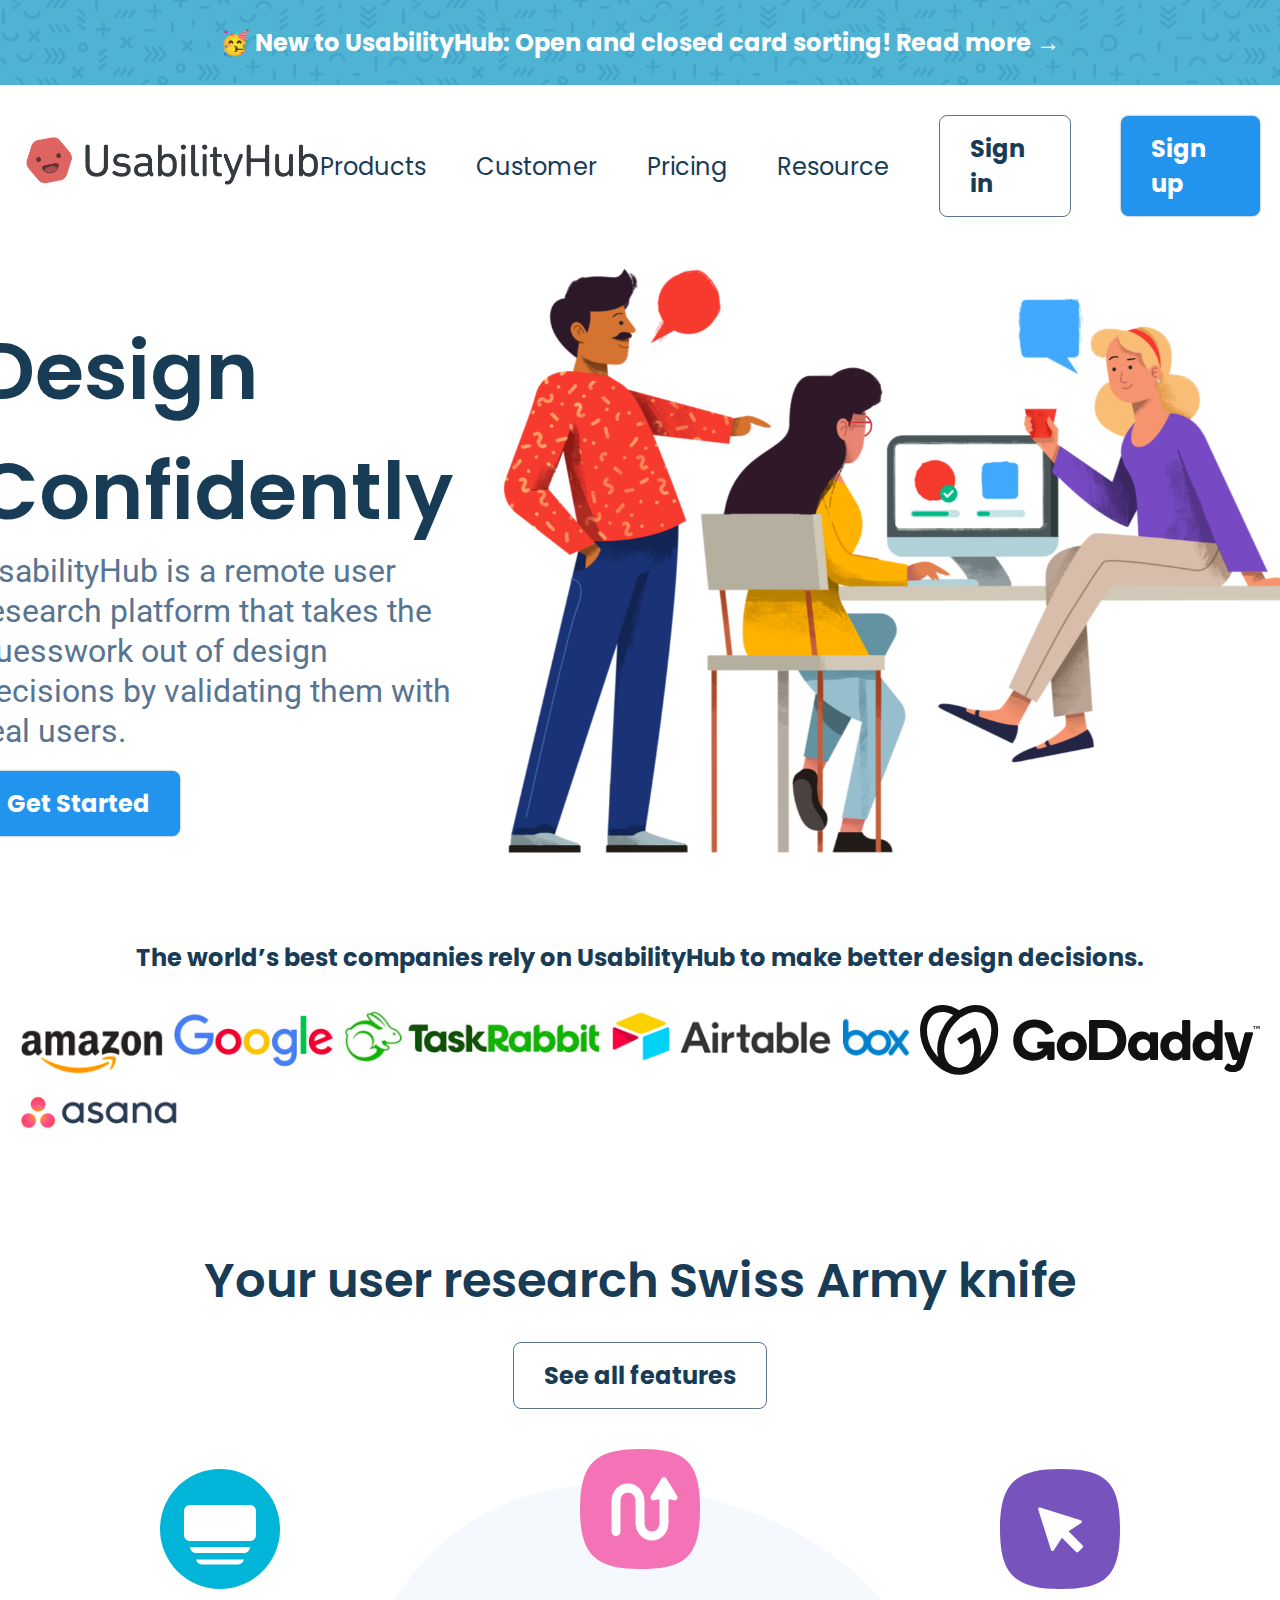
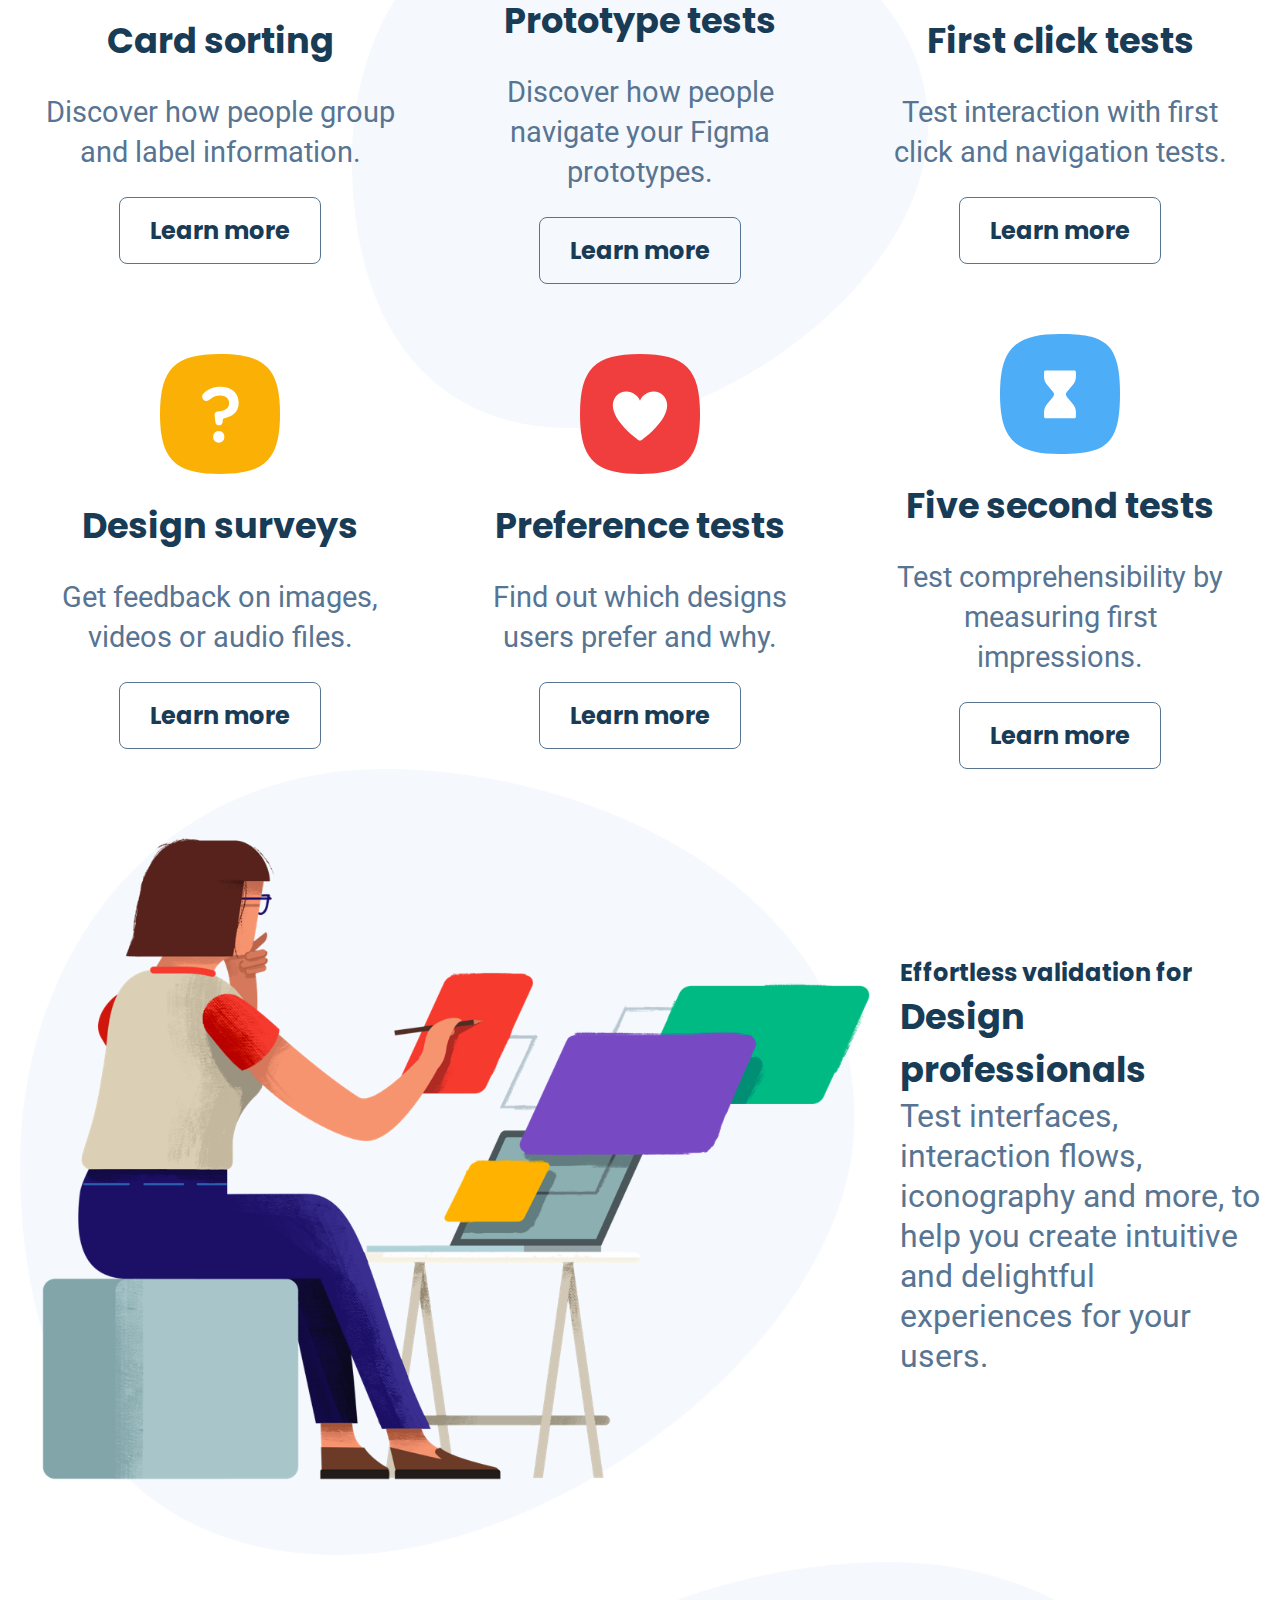
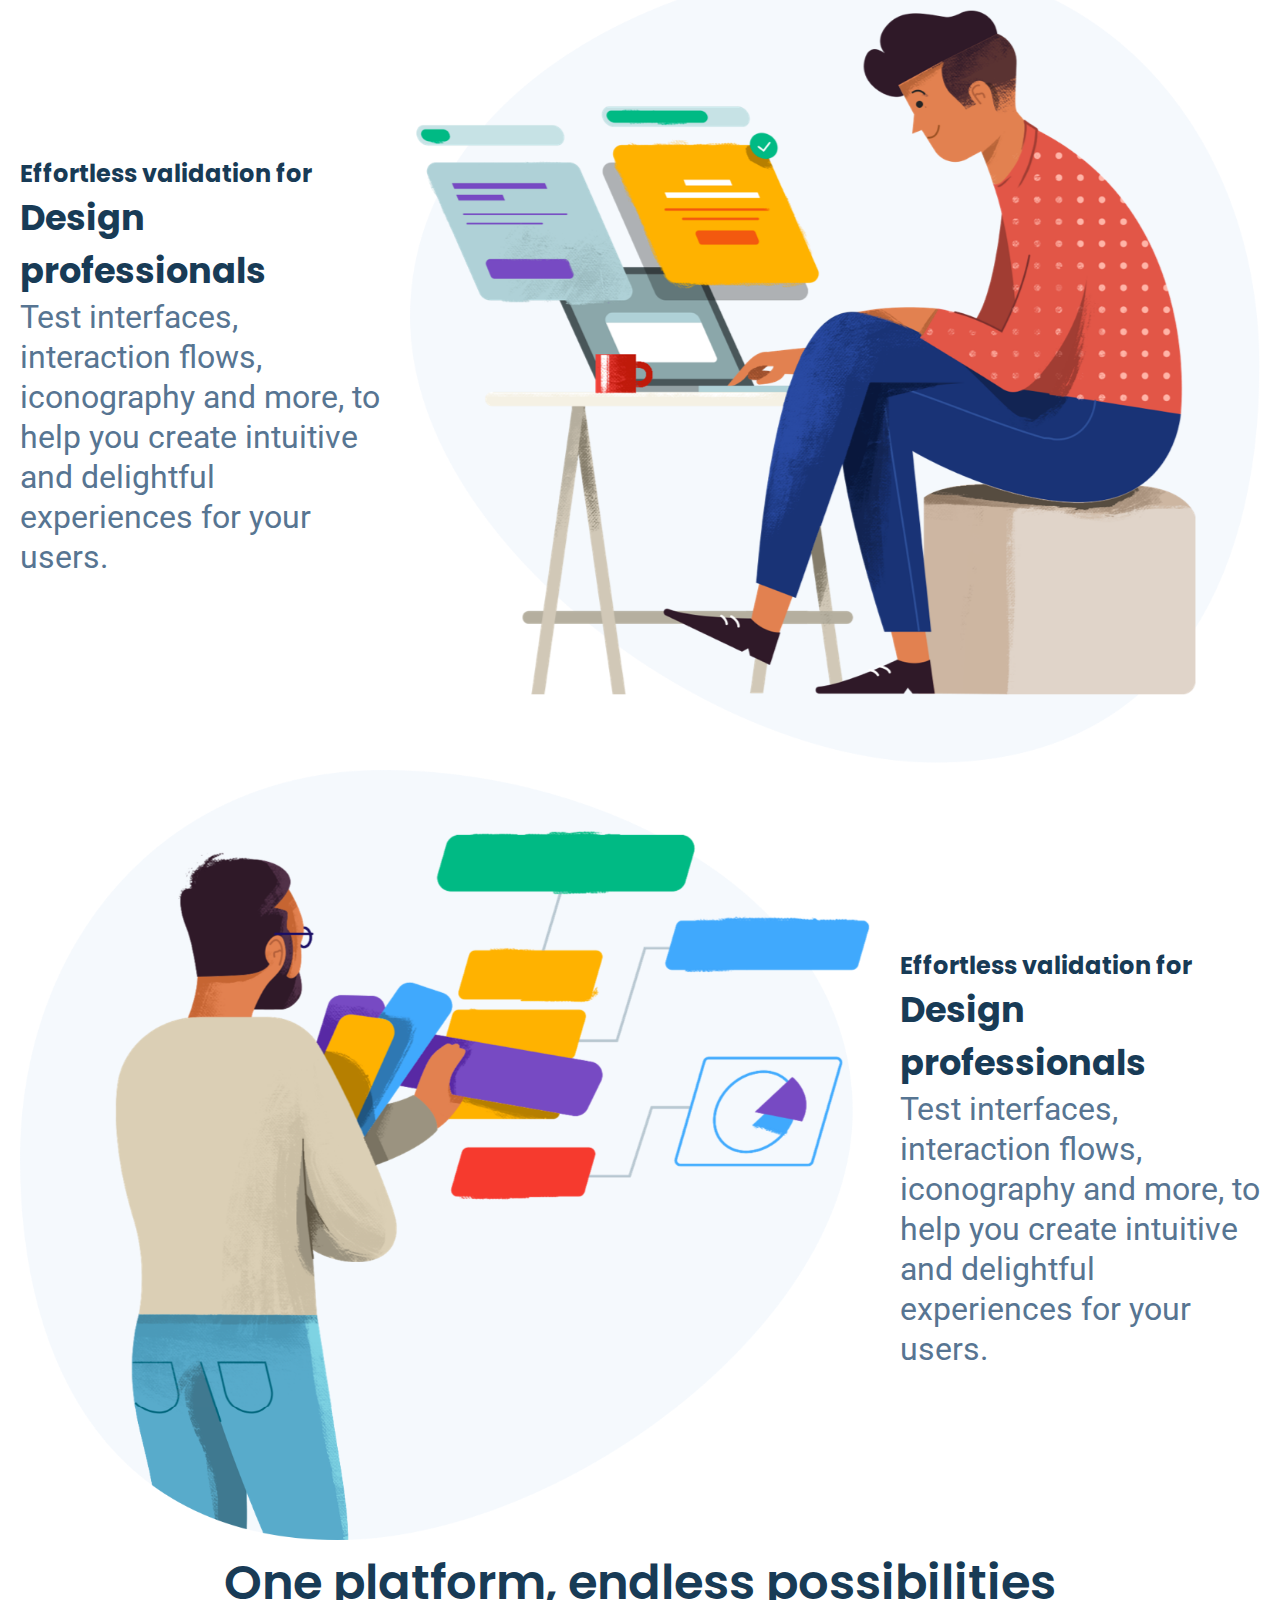
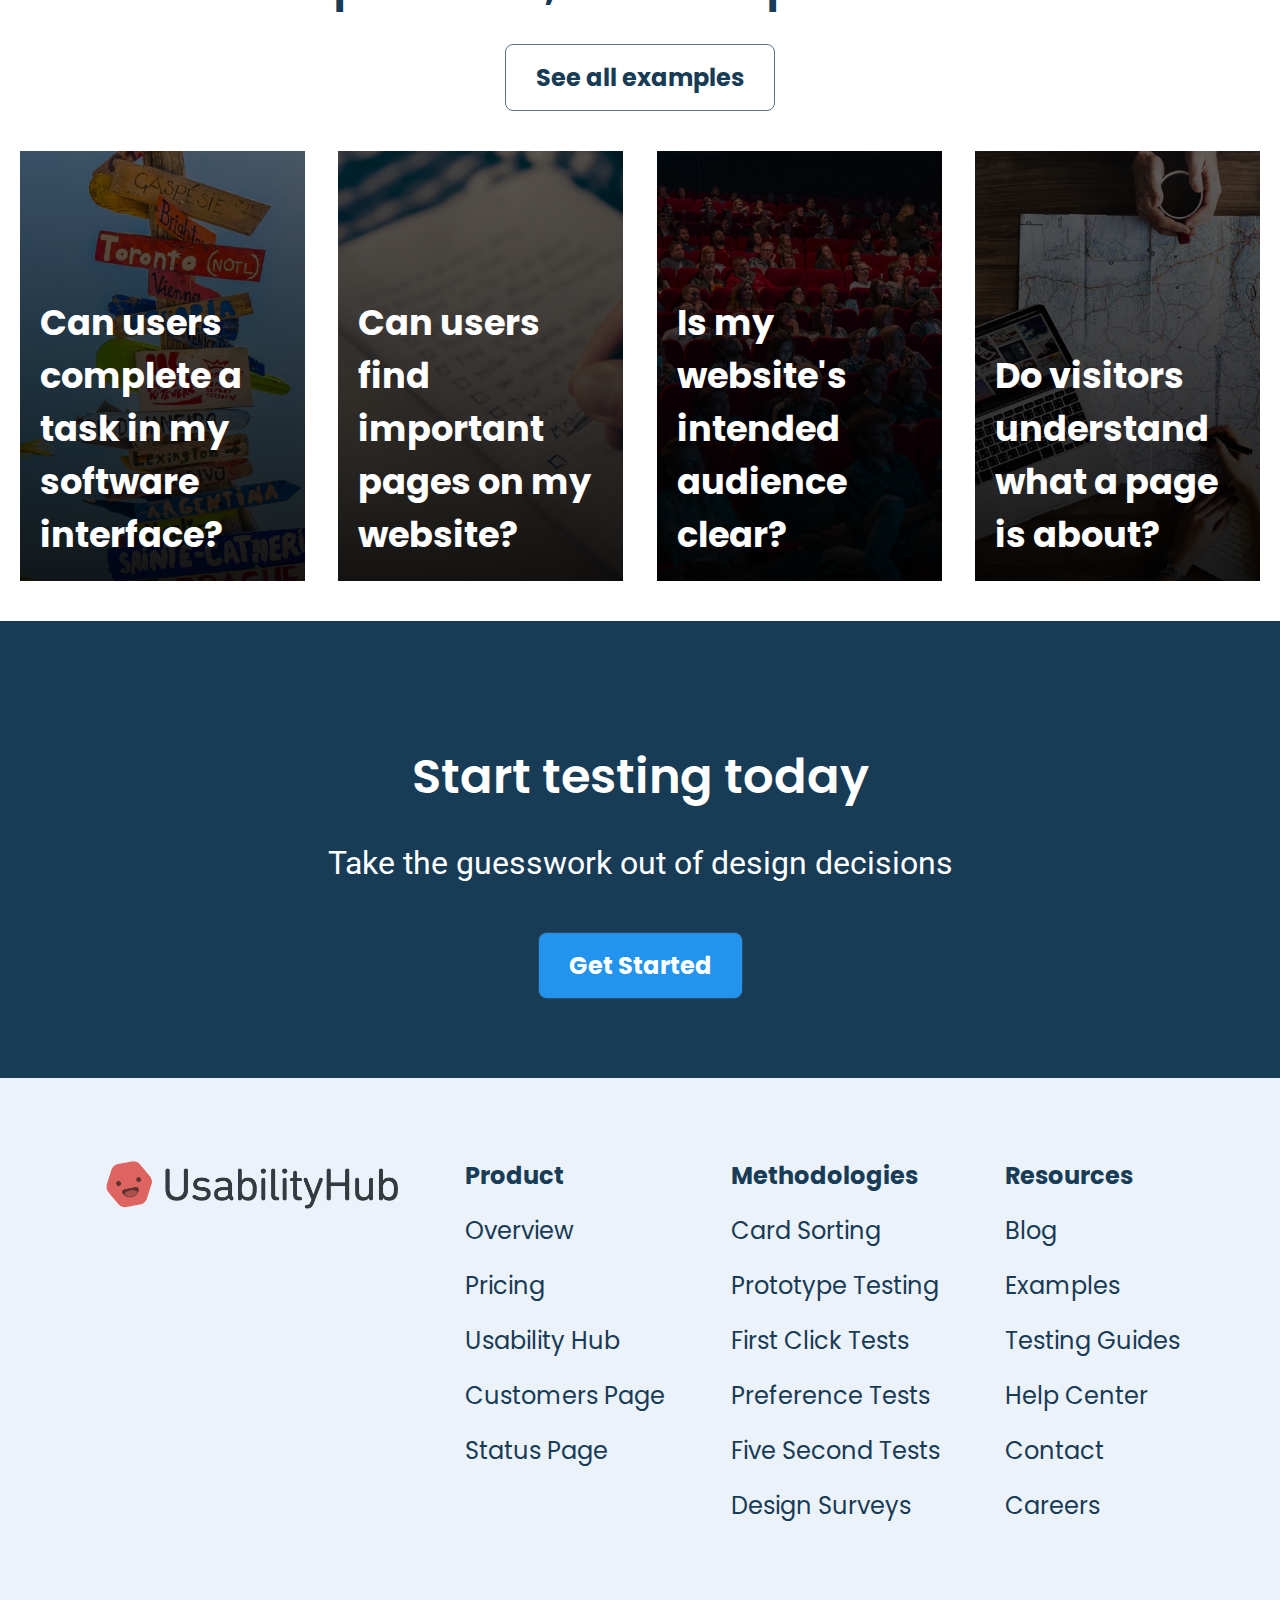
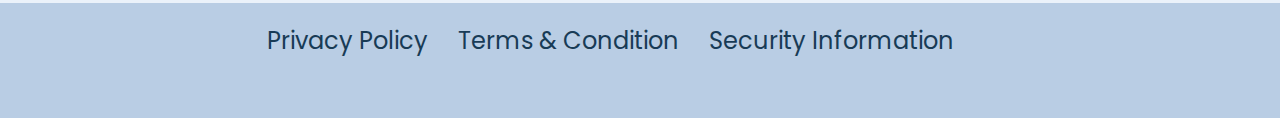
<file: project2/index.html>
<!DOCTYPE html>
<html lang="en">
<head>
    <meta charset="UTF-8">
    <meta name="viewport" content="width=device-width, initial-scale=1.0">
    <link rel="stylesheet" href="style.css">
    <link rel="stylesheet" href="https://cdnjs.cloudflare.com/ajax/libs/font-awesome/6.5.2/css/all.min.css" integrity="sha512-SnH5WK+bZxgPHs44uWIX+LLJAJ9/2PkPKZ5QiAj6Ta86w+fsb2TkcmfRyVX3pBnMFcV7oQPJkl9QevSCWr3W6A==" crossorigin="anonymous" referrerpolicy="no-referrer" />
    
    <title>Project 2</title>
</head>
<body>

        <!--Top banner-->

   <div class="top-banner">
        <div class="container">
            <div class="small-bold-text banner-text">🥳 New to UsabilityHub: Open and closed card sorting! Read more →</div>
        </div>
   </div>


        <!--nav bar-->
   <nav>
     <div class="container main-nav flex" >
          <a href="#" class="company-logo">
               <img src="assets/asset 0.png" alt="company logo">
          </a>

          <div class="nav-links ">
               <ul class="flex">
                    <li><a href="#" class="hover-link">Products</a></li>
                    <li><a href="#" class="hover-link">Customer</a></li>
                    <li><a href="#" class="hover-link">Pricing</a></li>
                    <li><a href="#" class="hover-link">Resource</a></li>
                    <li><a href="#" class="hover-link secondary-button">Sign in</a></li>
                    <li><a href="#" class="hover-link primary-button">Sign up</a></li>
               </ul>
          </div>

     </div>
   </nav>

          <!--header-->
   <header>
     <div class="container header-section flex">
          <div class="left">
               <h1>Design Confidently</h1>
               <p>UsabilityHub is a remote user research platform that takes the guesswork out of design decisions by validating them with real users.</p>
               <a href="#" class="get-started primary-button">Get Started</a>
          </div>
          <div class="right">
               <img src="./asset1/asset 2.png" alt="hero image">
          </div>
     </div>
   </header>


   <!--company section-->
   <section class="companies-sections">
          <div class="container">
               <div class="small-bold-text companies-header">The world’s best companies rely on UsabilityHub to make better design decisions.</div>
               <div class="logos flex">
                    <img class="logo" src="./asset1/asset 3.png" alt="">
                    <img class="logo" src="./asset1/asset 4.png" alt="">
                    <img class="logo" src="./asset1/asset 5.png" alt="">
                    <img class="logo" src="./asset1/asset 6.png" alt="">
                    <img class="logo" src="./asset1/asset 7.png" alt="">
                    <img class="logo" src="./asset1/asset 8.svg" alt="">
                    <img class="logo" src="./asset1/asset 9.png" alt="">
               </div>
          </div>
   </section>

   <!--feature section-->
   <section class="features-section">
     <div class="container">
          <div class="features-header">
               <h2>Your user research Swiss Army knife</h2>
               <a href="#" class="secondary-button">See all features <i class="fa-solid fa-right-long"></i></a>
          </div>
          <div class="features-area flex">
               <div class="features-card flex">
                    <img src="./asset1/asset 11.svg" alt="">
                    <h3>Card sorting</h3>
                    <p>Discover how people group and label information.</p>
                    <a href="#" class="secondary-button">Learn more <i class="fa-solid fa-right-long"></i></a>
               </div>
               <div class="features-card flex">
                    <img src="./asset1/asset 13.svg" alt="">
                    <h3>Prototype tests</h3>
                    <p>Discover how people navigate your Figma prototypes.</p>
                    <a href="#" class="secondary-button">Learn more <i class="fa-solid fa-right-long"></i></a>
               </div>
               <div class="features-card flex">
                    <img src="./asset1/asset 14.svg" alt="">
                    <h3>First click tests</h3>
                    <p>Test interaction with first click and navigation tests.</p>
                    <a href="#" class="secondary-button">Learn more <i class="fa-solid fa-right-long"></i></a>
               </div>
               <div class="features-card flex">
                    <img src="./asset1/asset 15.svg" alt="">
                    <h3>Design surveys</h3>
                    <p>Get feedback on images, videos or audio files.</p>
                    <a href="#" class="secondary-button">Learn more <i class="fa-solid fa-right-long"></i></a>
               </div>
               <div class="features-card flex">
                    <img src="./asset1/asset 16.svg" alt="">
                    <h3>Preference tests</h3>
                    <p>Find out which designs users prefer and why.</p>
                    <a href="#" class="secondary-button">Learn more <i class="fa-solid fa-right-long"></i></a>
               </div>
               <div class="features-card flex">
                    <img src="./asset1/asset 17.svg" alt="">
                    <h3>Five second tests</h3>
                    <p>Test comprehensibility by measuring first impressions.</p>
                    <a href="#" class="secondary-button">Learn more <i class="fa-solid fa-right-long"></i></a>
               </div>
          </div>
     </div>
   </section>

   <section class="big-fetaures-sections">
     <div class="container flex big-feature-container " style="flex-direction: row-reverse;">
          <div class="feature-desc">
               <h4> Effortless validation for</h4>
               <h3>Design professionals</h3>
               <p>Test interfaces, interaction flows, iconography and more, to help you create intuitive and delightful experiences for your users.</p>
          </div>
          <div class="feature-image">
               <img src="./asset1/asset 18.png" alt="">
          </div>
     </div>
     </section>

     <section class="big-fetaures-sections">
     <div class="container flex big-feature-container"  style="flex-direction: row-reverse;">
          <div class="feature-image">
               <img src="./asset1/asset 21.png" alt="">
          </div>
          <div class="feature-desc">
               <h4> Effortless validation for</h4>
               <h3>Design professionals</h3>
               <p>Test interfaces, interaction flows, iconography and more, to help you create intuitive and delightful experiences for your users.</p>
          </div>
     </div>
     </section>

     <section class="big-fetaures-sections">
     <div class="container flex big-feature-container">
          <div class="feature-image">
               <img src="./asset1/asset 24.png" alt="">
          </div>
          <div class="feature-desc">
               <h4> Effortless validation for</h4>
               <h3>Design professionals</h3>
               <p>Test interfaces, interaction flows, iconography and more, to help you create intuitive and delightful experiences for your users.</p>
          </div>
     </div>
   </section>  
  

   <section class="examples-sections">
     <div class="container">
          <div class="features-header">
               <h2>One platform, endless possibilities</h2>
               <a href="#" class="secondary-button">See all examples <i class="fa-solid fa-right-long"></i></a>
          </div>
          <div class="example-area flex">
               <a href="#" class="example-card" style="background-size: cover;">
                    <h3 class="card-text">Can users complete a task in my software interface?</h3> 
               </a>
               <a href="#" class="example-card" style=" background: linear-gradient(rgb(0,0,0,0.6), rgb(0,0,0,0.9)), url(./asset1/asset\ 34.jpeg); background-size: cover;">
                    <h3 class="card-text">Can users find important pages on my website?</h3> 
               </a>
               <a href="#" class="example-card" style=" background: linear-gradient(rgb(0,0,0,0.6), rgb(0,0,0,0.9)), url(./asset1/asset\ 36.jpeg); background-size: cover;">
                    <h3 class="card-text">Is my website's intended audience clear?</h3> 
               </a>
               <a href="#" class="example-card" style=" background: linear-gradient(rgb(0,0,0,0.6), rgb(0,0,0,0.9)), url(./asset1/asset\ 37.jpeg); background-size: cover;">
                    <h3 class="card-text">Do visitors understand what a page is about?</h3> 
               </a>
          </div>
         
   </section>

   <!--cta section-->

   <section class="cta-sections">
     <div class="container flex cta-container">
          <h2 >Start testing today</h2>
          <p>Take the guesswork out of design decisions</p>
          <a href="#" class="get-started primary-button">Get Started</a>
          

     </div>
   </section>

   <!--footer section-->
   <footer>
     <div class="container flex footer-section">
          <a href="#" class="company-logo">
               <img src="assets/asset 0.png" alt="company logo">
          </a>
          <div class="link-column flex">
               <h4>Product</h4>
               <a href="#" class="hover-link">Overview</a> 
               <a href="#" class="hover-link">Pricing</a>
               <a href="#" class="hover-link">Usability Hub</a>
               <a href="#" class="hover-link">Customers Page</a>
               <a href="#" class="hover-link">Status Page</a>
          </div>
          <div class="link-column flex">
               <h4>Methodologies</h4>
               <a href="#" class="hover-link">Card Sorting</a> 
               <a href="#" class="hover-link">Prototype Testing</a>
               <a href="#" class="hover-link">First Click Tests</a>
               <a href="#" class="hover-link">Preference Tests</a>
               <a href="#" class="hover-link">Five Second Tests</a>
               <a href="#" class="hover-link">Design Surveys</a>
          </div>
          <div class="link-column flex">
               <h4>Resources</h4>
               <a href="#" class="hover-link">Blog</a> 
               <a href="#" class="hover-link">Examples</a>
               <a href="#" class="hover-link">Testing Guides</a>
               <a href="#" class="hover-link">Help Center</a>
               <a href="#" class="hover-link">Contact</a>
               <a href="#" class="hover-link">Careers</a>
          </div>
     </div>
   </footer>

   <!--sub-footer-->
   <div class="sub-footer">
   <div class="container flex sub-footer-container">
     <a href="#" class="hover-link">Privacy Policy</a>
     <a href="#" class="hover-link">Terms & Condition</a>
     <a href="#" class="hover-link">Security Information</a>
     <a href="#" class="hover-link"><i class="fa-brands fa-facebook"></i></a>
     <a href="#" class="hover-link"><i class="fa-brands fa-twitter"></i></a>
     
     
     </div>
   </div>
   
   <div class="sub-footer"></div>
</body>
</html>
</file>
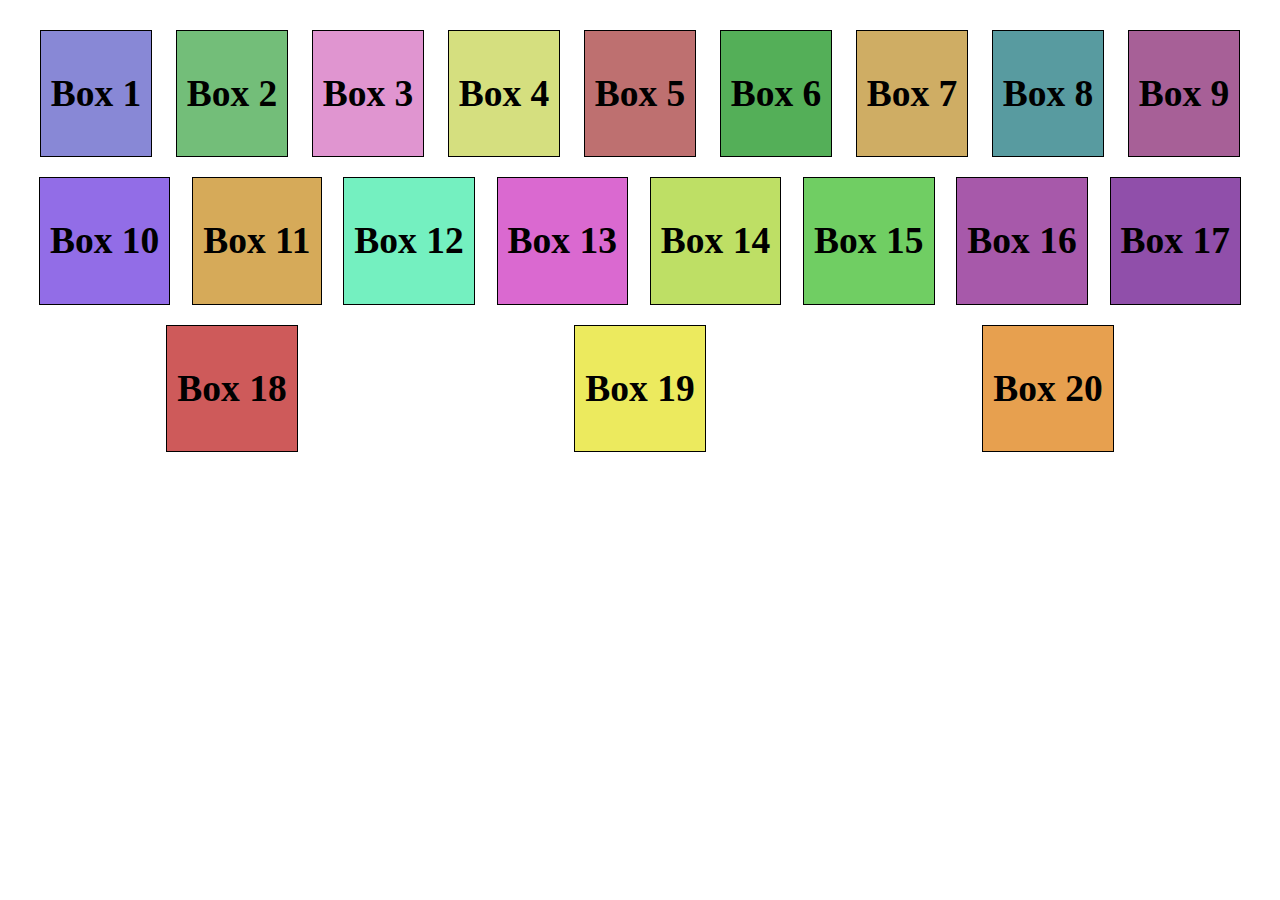
<file: project1/practice/index.html>
<!DOCTYPE html>
<html lang="en">
<head>
    <meta charset="UTF-8">
    <meta name="viewport" content="width=device-width, initial-scale=1.0">
    <link rel="stylesheet" href="style.css">
    <title>Document</title>
</head>
<body>
    <div class="container">
        <div id="b1">
            <h2>Box 1</h2>
            
           
        </div>
        <div id="b2">
            <h2>Box 2</h2>
           
        </div>
        <div id="b3">
            <h2>Box 3</h2>
        </div>
        <div id="b4">
            <h2>Box 4</h2>
    
        </div>
        <div id="b5">
            <h2>Box 5</h2>
            
        </div>
        
        <div id="b6">
            <h2>Box 6</h2>
            
        </div>
        <div id="b7">
            <h2>Box 7</h2>
            
        </div>
        <div id="b8">
            <h2>Box 8</h2>
            
        </div>
        <div id="b9">
            <h2>Box 9</h2>
            
        </div>
        <div id="b10">
            <h2>Box 10</h2>
            
        </div>
        <div id="b11">
            <h2>Box 11</h2>
            
        </div>
        <div id="b12">
            <h2>Box 12</h2>
            
        </div>
        <div id="b13">
            <h2>Box 13</h2>
            
        </div>
        <div id="b14">
            <h2>Box 14</h2>
            
        </div>
        <div id="b15">
            <h2>Box 15</h2>
            
        </div>
        <div id="b16">
            <h2>Box 16</h2>
            
        </div>
        <div id="b17">
            <h2>Box 17</h2>
            
        </div>
        <div id="b18">
            <h2>Box 18</h2>
            
        </div>
        <div id="b19">
            <h2>Box 19</h2>
            
        </div>
        <div id="b20">
            <h2>Box 20</h2>
            
        </div>
        
        
    </div>
</body>
</html>
</file>
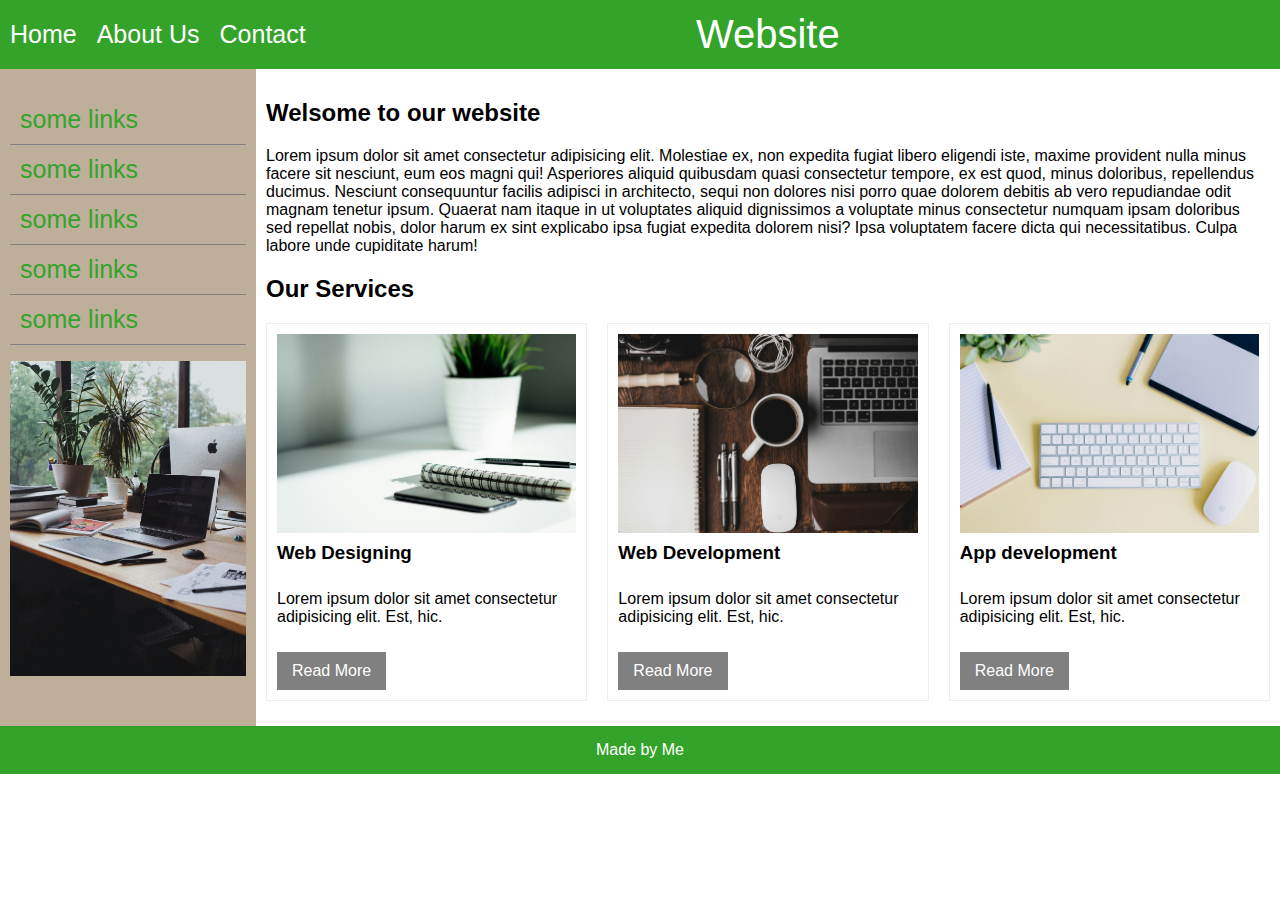
<file: project1/websites/index.html>
<!DOCTYPE html>
<html lang="en">
<head>
    <meta charset="UTF-8">
    <meta name="viewport" content="width=device-width, initial-scale=1.0">
    <link rel="stylesheet" href="style.css">
    <link rel="stylesheet" href="https://cdnjs.cloudflare.com/ajax/libs/font-awesome/6.5.1/css/all.min.css" integrity="sha512-DTOQO9RWCH3ppGqcWaEA1BIZOC6xxalwEsw9c2QQeAIftl+Vegovlnee1c9QX4TctnWMn13TZye+giMm8e2LwA==" crossorigin="anonymous" referrerpolicy="no-referrer" />
    <title>Project 1 </title>
</head>
<body>
<header>
    <nav id="menu">
        <ul>
            <li><a href="">Home</a></li>
            <li><a href="">About Us</a></li>
            <li><a href="">Contact</a></li>
        </ul>
    </nav>
    <div id="logo"><a href="">Website</a></div>
    <nav id="socials">
        <ul>
            <li><a href=""><i class="fa-brands fa-facebook"></i></a></li>
            <li><a href=""><i class="fa-brands fa-google"></i></a></li>
            <li><a href=""><i class="fa-brands fa-twitter"></i></a></li>
        </ul>
    </nav>
</header>
<div id="main">
    <aside class="">
        <ul>
            <li><a href="">some links</a></li>
            <li><a href="">some links</a></li>
            <li><a href="">some links</a></li>
            <li><a href="">some links</a></li>
            <li><a href="">some links</a></li>
        </ul>

        <img src="images\olena-bohovyk-dIMJWLx1YbE-unsplash.jpg" alt="">
    </aside>
    <article class="">
        <h2>Welsome to our website</h2>
        <p>Lorem ipsum dolor sit amet consectetur adipisicing elit. Molestiae ex, non expedita fugiat libero eligendi iste, maxime provident nulla minus facere sit nesciunt, eum eos magni qui! Asperiores aliquid quibusdam quasi consectetur tempore, ex est quod, minus doloribus, repellendus ducimus. Nesciunt consequuntur facilis adipisci in architecto, sequi non dolores nisi porro quae dolorem debitis ab vero repudiandae odit magnam tenetur ipsum. Quaerat nam itaque in ut voluptates aliquid dignissimos a voluptate minus consectetur numquam ipsam doloribus sed repellat nobis, dolor harum ex sint explicabo ipsa fugiat expedita dolorem nisi? Ipsa voluptatem facere dicta qui necessitatibus. Culpa labore unde cupiditate harum!</p>
        <h2>Our Services</h2>
        <div class="container">
            <div class="servicebox">
                <div class="image">
                    <img src="images\dose-media-bU6JyhSI6zo-unsplash.jpg" alt="" >
                </div>
                <div class="title">
                    <h3>Web Designing</h3>
                </div>
                <div class="description">
                    <p>Lorem ipsum dolor sit amet consectetur adipisicing elit. Est, hic.</p>
                </div>
                <div class="action">
                    <a href="">Read More</a>
                </div>
            </div>

            <div class="servicebox">
                <div class="image">
                    <img src="images\ian-dooley-DJ7bWa-Gwks-unsplash.jpg" alt="" >
                </div>
                <div class="title">
                    <h3>Web Development</h3>
                </div>
                <div class="description">
                    <p>Lorem ipsum dolor sit amet consectetur adipisicing elit. Est, hic.</p>
                </div>
                <div class="action">
                    <a href="">Read More</a>
                </div>
            </div>

            <div class="servicebox">
                <div class="image">
                    <img src="images\amy-hirschi-szrJ3wjzOMg-unsplash.jpg" alt="" >
                </div>
                <div class="title">
                    <h3>App development</h3>
                </div>
                <div class="description">
                    <p>Lorem ipsum dolor sit amet consectetur adipisicing elit. Est, hic.</p>
                </div>
                <div class="action">
                    <a href="">Read More</a>
                </div>
            </div>
        </div>

        
        
    </article>
   
</div>
<footer>
    Made by Me
</footer>

    
</body>
</html>
</file>
<file: project2/style.css>
@import url('https://fonts.googleapis.com/css2?family=Roboto:ital,wght@0,100;0,300;0,400;0,500;0,700;0,900;1,100;1,300;1,400;1,500;1,700;1,900&display=swap');
@import url('https://fonts.googleapis.com/css2?family=Poppins:ital,wght@0,100;0,200;0,300;0,400;0,500;0,600;0,700;0,800;0,900;1,100;1,200;1,300;1,400;1,500;1,600;1,700;1,800;1,900&family=Roboto:ital,wght@0,100;0,300;0,400;0,500;0,700;0,900;1,100;1,300;1,400;1,500;1,700;1,900&display=swap');


/*initials*/

*{
    box-sizing: border-box;
    padding: 0px;
    margin: 0px;
}

:root{
    --primary-text-color: #183b56;
    --secondary-text-color: #577592;
    --accent-color: #2294ed;
    --accent-color-dark: #1d69a3;
    --padding-inline-section: 20px;
}

body{
    font-family: 'Poppins', sans-serif;
    color: var(--primary-text-color);
}

h1{
    font-size: 5rem;
    font-weight: 600;
}

h2{
    font-size: 3rem;
    font-weight: 600;
}

h3{
    font-size: 2.2rem;
    font-weight: 650;
}

h4{
    font-size: 1.5rem;
}

p{
    font-family: 'Roboto', sans-serif;
    font-size: 2rem;
    color: var(--secondary-text-color);
    line-height: 2.5rem;
}

a{
    text-decoration: none;
    display: inline-block;
    font-size: 1.5rem;
}

ul{
    list-style: none;
}

/* utilities*/

.container{
    max-width: 1700px;
    margin-inline: auto;
    padding-inline: var(--padding-inline-section);
}

.flex{
    display: flex;
    align-items: center;
}

.hover-link{
    color: var(--primary-text-color);
    transition: 0.4s ease-out;
}

.hover-link:hover {
    color: var(--accent-color);
}

.primary-button{
    background-color: var(--accent-color);
    border-radius: 8px;
    font-weight: 700;
    color: white !important;
    padding: 15px 30px;
    box-shadow: 0 0 2px var(--secondary-text-color);
    transition: 0.2s ease-out;
}

.primary-button:hover {
    background-color: var(--accent-color-dark) ;
}

.secondary-button{
    border: 0.5px solid var(--secondary-text-color);
    border-radius: 8px;
    font-weight: 700;
    color: var(--primary-text-color) !important;
    padding: 15px 30px;
    transition: 0.2s ease-out;
}

.secondary-button:hover {
    border-color: var(--accent-color);
    color: var(--accent-color) !important;
}

/*top-banner*/

.top-banner{
    background-color: #4fb3d4;
    background-image: url('./asset1/asset\ 30.png');
    background-size: 400px;

}

.small-bold-text{
    font-size: 1.5rem;
    font-weight: 700;
}

.banner-text{
    color: white;
    text-align: center;
    padding: 25px 30px;

}

/*nav bar*/

.main-nav{
    margin-top: 30px;
    justify-content: space-between;
}

.company-logo img{
    width: 300px;
}

.nav-links{
   flex-basis: auto;
}
.nav-links ul{
    justify-content: end;
    gap: 50px;
}

/*header*/

header{
    padding: 50px var(--padding-inline-section);
}

.header-section{
    justify-content: center;
    gap: 50px;
}

.left{
    max-width: 40vp;
}

.left h1{
    margin-top: 20px;
}

.right img{
    width: 800px;
}

.get-started{
    margin-top: 20px;
    
}

/*companies section*/

.companies-header{
    text-align: center;
    margin-block: 30px;
    color: var(--primary-text-color);
}

.logos{
    justify-content: space-between;
    flex-wrap: wrap;
}

.logo{
    height: 70px;
}


/*features section*/

.features-section{
    padding: 100px var(--padding-inline-section ) 0px;
    background-image: url("./assets/asset\ 19.svg");
    background-repeat: no-repeat;
    background-position: center;
    background-size: 45%;
}

.features-header{
    text-align: center;
}

.features-area{
    flex-wrap: wrap;
    justify-content: space-between;
    gap: 50px;
    margin-top: 40px;
}


.features-header h2{
    margin-bottom: 25px;
}

.features-card{
    flex-direction: column;
    gap: 25px;
    text-align: center;
    max-width: 30%;
}

.features-card p{
    font-size: 1.8rem;
}

.features-card img{
    width: 120px;
}

/* big feature section */

.big-feature-section{
    padding: 30px var(--padding-inline-section) 0;
}

.big-feature-container{
    gap: 30px;
}

.feature-image img{
    width: 850px;
}

.feature-desc{
    flex-direction: column;
  
}


/*Example section */

.example-card{
    width: 23%;
    position: relative;
    height: 430px;
    background: black;
    background: linear-gradient(rgb(0,0,0,0.6), rgb(0,0,0,0.9)), url("./asset1/asset\ 35.jpeg");
    transition: 0.2s ease-out;
}

.example-card:hover{
    box-shadow: 0 0 10px #888;
}
.example-area{
    justify-content: space-between;
    margin-block: 40px;
}

.card-text{
    position: absolute;
    bottom: 20px;
    left: 20px;
    right: 20px;
    color: white;
}

/*cta section*/
 
.cta-container{
    flex-direction: column;
    gap: 30px;
    color: white;
}

.cta-sections{
    padding: 120px var(--padding-inline-section) 80px;
    background-color: var(--primary-text-color);
}

.cta-container p{
    color: white;
}

/*footer section*/

footer{
    padding: 80px;
    background-color: #ebf2fa;
}

.link-column{
    flex-direction: column;
    align-items: flex-start;
    gap: 20px;
}

.footer-section{
    align-items: flex-start;
    justify-content: space-between;
}

/*sub-footer*/


.sub-footer{
    background-color: #b9cde4;
    padding: var(--padding-inline-section);
}

.sub-footer-container{
    justify-content: center;
    gap: 30px;

}
</file>
<file: project1/practice/style.css>
.container{
    display: flex;
    flex-wrap: wrap;
    justify-content: space-around;
    align-content: center;

    
    
}
div{
    padding: 10px;
    margin: 10px;
    font-size: 25px;
    
}
#b1{
    border: 1px solid ;
    background-color: rgb(136, 136, 214);
   
}
#b2{
    border: 1px solid ;
    background-color: rgb(115, 190, 121);
}
#b3{
    border: 1px solid ;
    background-color: rgb(224, 149, 208);
}
#b4{
    border: 1px solid ;
    background-color: rgb(213, 223, 127);
}
#b5{
    border: 1px solid ;
    background-color: rgb(190, 112, 112);
}
#b6{
    border: 1px solid ;
    background-color: rgb(84, 175, 88);
}
#b7{
    border: 1px solid ;
    background-color: rgb(207, 173, 100);
}
#b8{
    border: 1px solid ;
    background-color: rgb(88, 155, 160);
}
#b9{
    border: 1px solid ;
    background-color: rgb(167, 96, 151);
}
#b10{
    border: 1px solid ;
    background-color: rgb(146, 109, 231);
}
#b11{
    border: 1px solid ;
    background-color: rgb(214, 170, 89);
}
#b12{
    border: 1px solid ;
    background-color: rgb(116, 240, 192);
}
#b13{
    border: 1px solid ;
    background-color: rgb(218, 105, 208);
}
#b14{
    border: 1px solid ;
    background-color: rgb(190, 223, 101);
}
#b15{
    border: 1px solid ;
    background-color: rgb(112, 206, 99);
}
#b16{
    border: 1px solid ;
    background-color: rgb(167, 89, 170);
}
#b17{
    border: 1px solid ;
    background-color: rgb(144, 79, 170);
}
#b18{
    border: 1px solid ;
    background-color: rgb(206, 90, 90);
}
#b19{
    border: 1px solid ;
    background-color: rgb(236, 234, 94);
}
#b20{
    border: 1px solid ;
    background-color: rgb(231, 160, 79);
}
</file>
<file: project1/websites/style.css>
*{
    box-sizing: border-box;
    
}

body{
    display: flex;
    font-family: arial;
    flex-direction: column;
    margin: 0px;
}

header{
    display: flex;
    background-color: rgb(52, 163, 42);
    align-items: center;
    padding: 10px 0;
    
}


header a{
    color: white;
}
header ul{
    display: flex;
    list-style: none;
    padding: 0px;
    margin: 0px;
}

#logo{
    margin: 0px auto;
    font-size: 40px;
}
a{
    text-decoration: none;
}
#menu li
{
    padding: 10px;
    font-size: 25px;
}

#socials li{
    padding: 10px;
    font-size: 20px;
}

.container{
    display: flex;
    flex-wrap: wrap;
    justify-content: space-between;
}

.servicebox{
    border: 1px solid #eee;
    flex-basis: 32%;
    max-width: 37;
    padding: 10px;
    display: flex;
    flex-direction: column;
    margin-bottom: 15px;
   
}

.servicebox h3{
    margin: 5px 0 10px;
}

.servicebox img{
    width: 100%;
}

#main{
    display: flex;
}
article{
    padding: 10px;
}

.action a{
    background-color: grey;
    color: white;
    padding: 8px 13px;
    display: block;
    border: 2px solid transparent;
}
.action a:hover {
    background-color: transparent;
    border: 2px solid grey;
    color: grey;
}

.servicebox p{
    padding: 0 0 10px;
}
.action{
    align-self: flex-start;
    margin-top: auto;
}
aside{
    flex: 0 0 20vw;
    background-color: rgb(190, 175, 155);
    padding: 10px;
}
aside ul{
    list-style: none;
    padding: 0px;
}
    
aside img{
    width: 100%;
}

aside ul a {
    color: rgb(52, 163, 42); 
    display: block;
    padding: 10px;
    font-size: 25px;
    border-bottom: 1px solid grey;
}
    

footer{
    background-color: rgb(52, 163, 42);
    text-align: center;
    padding: 15px;
    color: white;
}

@media screen and (max-width: 850px){
aside{
     flex: 0 0 30vw;
}

.servicebox{
    flex-basis: 48%;
   
}
}

@media screen and (max-width: 600px){
    header{
        flex-direction: column;

    }
    #logo{
        order: -1;
    }
    #main{
        flex-direction: column;
    }

    .container{
        flex-direction: column;
        align-items: center;
    }

    h2{
        text-align: center;
    }
}
</file>
